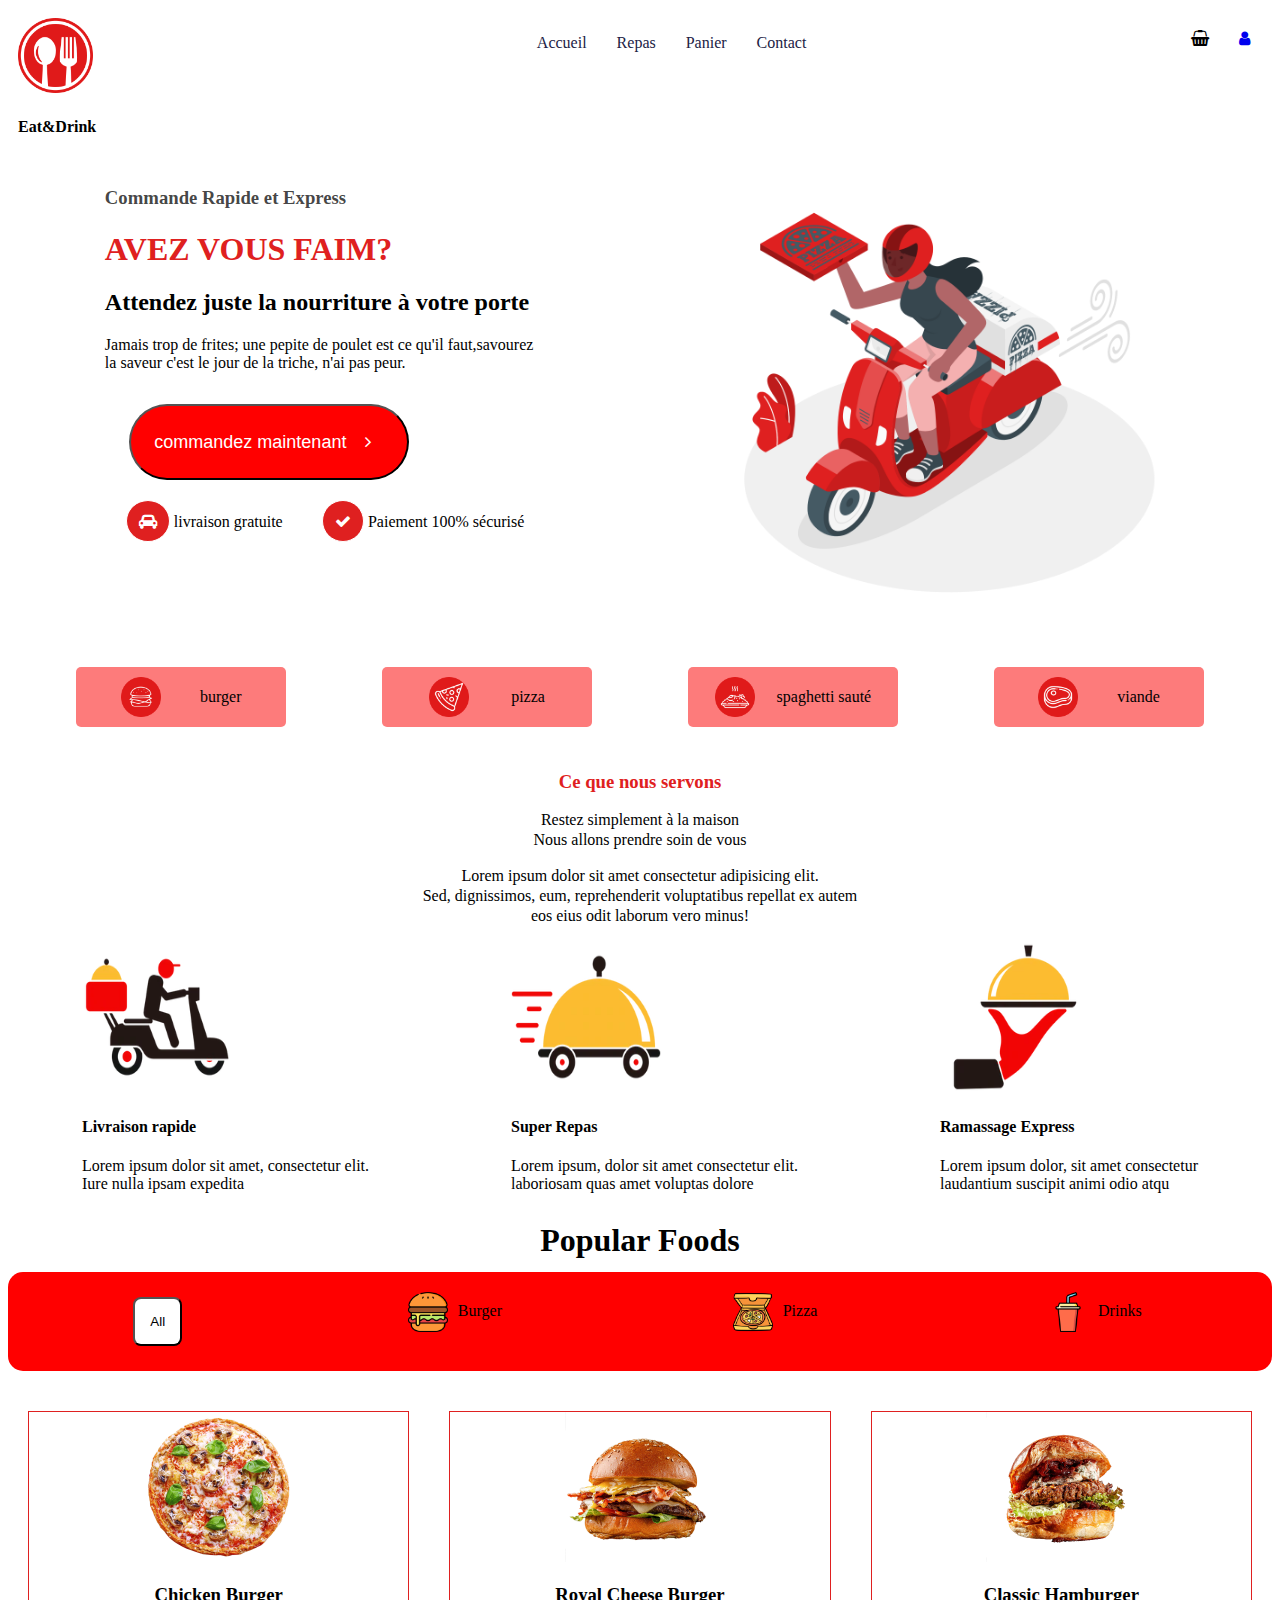
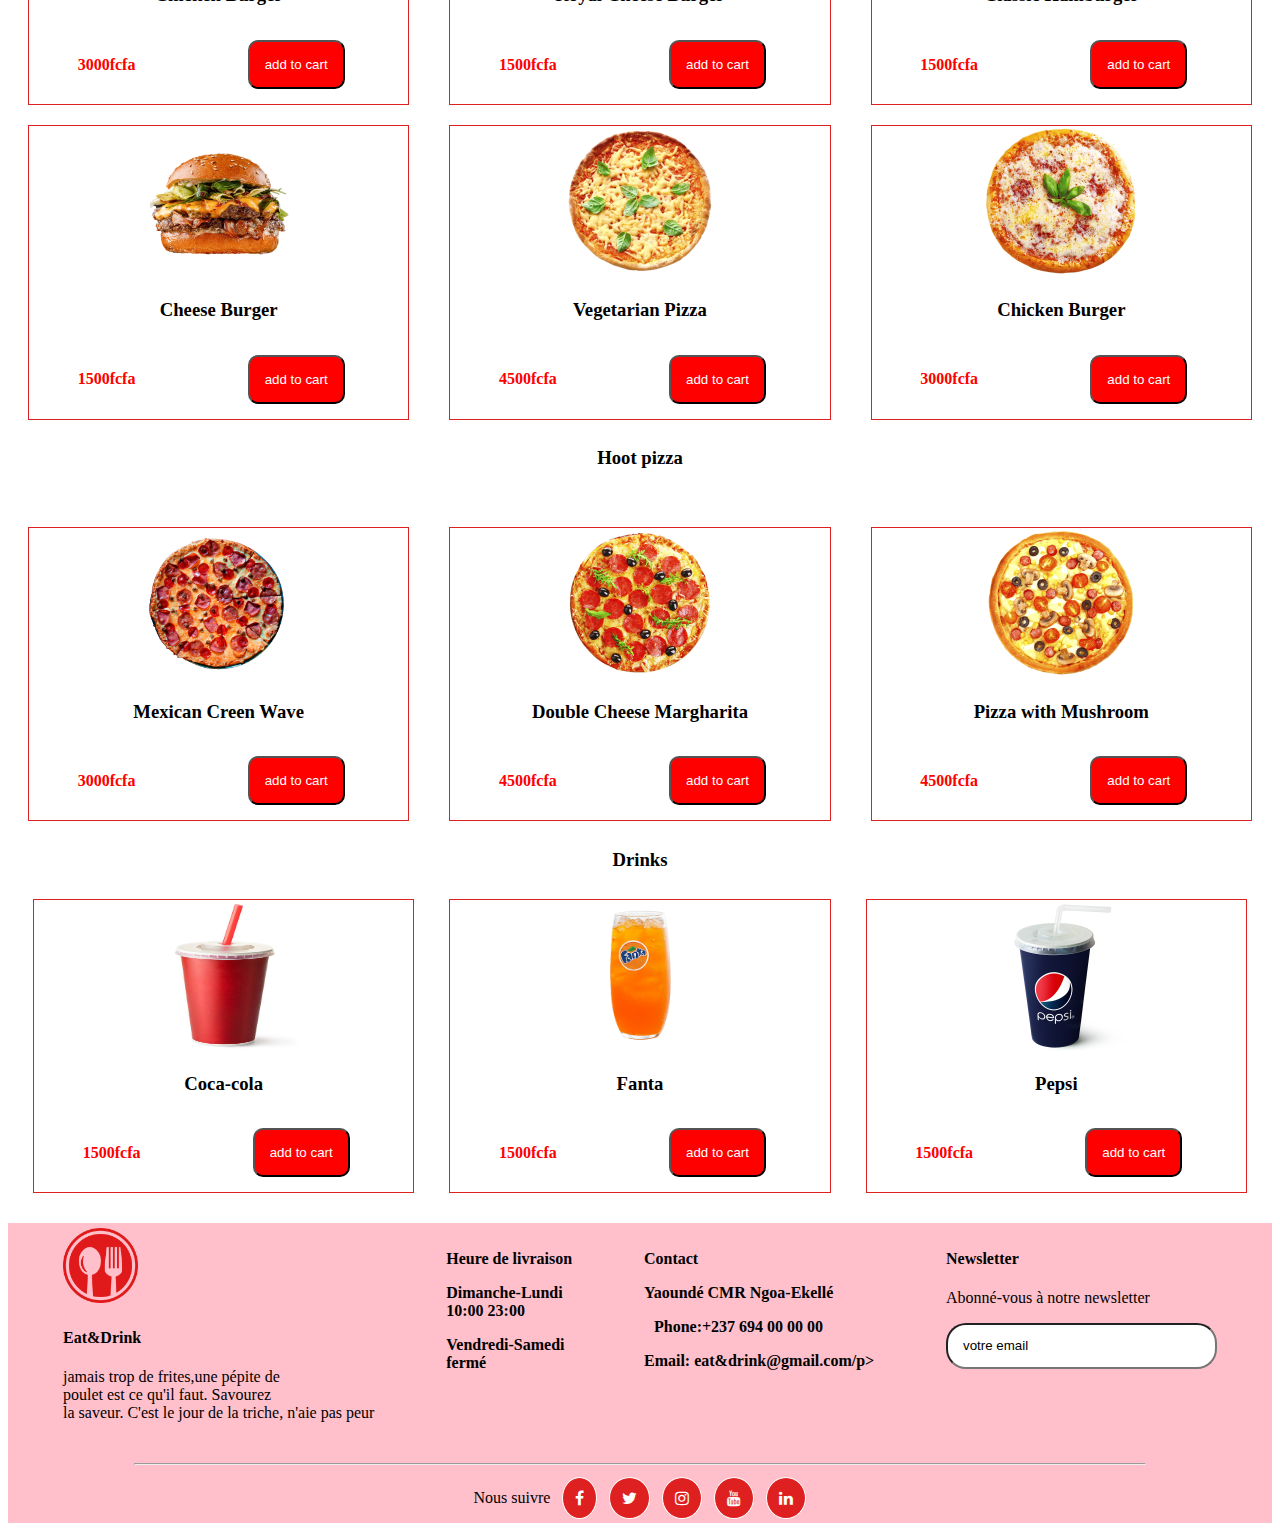
<file: index.html>
<!DOCTYPE html>
<html lang="en">

<head>
  <meta charset="UTF-8">
  <meta http-equiv="X-UA-Compatible" content="IE=edge">
  <meta name="viewport" content="width=device-width, initial-scale=1.0">
  <title>EAT&DRINK</title>
  <link rel="stylesheet" href="style.css">
  <link rel="stylesheet" href="font-awesome-4.7.0/css/font-awesome.min.css">
</head>

<body>
  <nav class="navbar">
    <div id="logo"><img src="asset1/images/res-logo.png" alt="" width="75" height="75">
      <h4> Eat&Drink</h4>
    </div>
      <ul class="items">
        <li><a href="#"> Accueil</a></li>
        <li><a href="./index2.html">Repas</a></li>
        <li><a href="#panier">Panier</a></li>
        <li><a href="#contact">Contact</a></li>
      </ul>

    <div class="icône">
      <i class="fa fa-shopping-basket 2px"></i>
      <a href="./index3.html"><i class="fa fa-user 2px"></i></a>
      <div class="bar"><i class="fa fa-bars 2px"></i></div>
    </div>
  </nav>
  <header>
    <main>
      <div class="hero">
        <div>
          <div  class="thl">
          <h3 class="tchop">Commande Rapide et Express</h3>
          <h1 class="ha">AVEZ VOUS FAIM?</h1>
          <H2 class="lala"> Attendez juste la nourriture à votre porte</H2>
          <p>Jamais trop de frites; une pepite de poulet est ce qu'il faut,savourez <br> la saveur c'est le jour de la
            triche,
            n'ai pas peur.</p>
            </div>
        <div class="command">
           <button id="but">commandez maintenant <i class="fa fa-angle-right fa-1x"></i> </button>
           <div class="livraison">
            <span><i class="fa fa-car"></i> livraison gratuite</span>
            <span><i class="fa fa-check"></i> Paiement 100% sécurisé</span>
           </div>
          </div>
      </div>
        <div>
          <img src="asset1/images/hero.png" alt="" width="450" height="450">
        </div>
      </div>
      
      <section >
        <div class="section">
          <div class="section1"><img src="asset1/images/category-01.png" alt="" width="40" height="40">burger </div>
          <div class="section1"><img src="asset1/images/category-02.png" alt="" width="40" height="40">pizza </div>
          <div class="section1" ><img src="asset1/images/category-03.png" alt="" width="40" height="40">spaghetti sauté</div>
          <div class="section1"><img src="asset1/images/category-04.png" alt="" width="40" height="40">viande</div>

        </div>
      </section>
      <div class="ho">
        <h3 class="ha">Ce que nous servons</h3>
        <p> Restez simplement à la maison <br> Nous allons prendre soin de vous
        </p>
          Lorem ipsum dolor sit amet consectetur adipisicing elit. <br> Sed, dignissimos, eum, reprehenderit voluptatibus
          repellat ex autem <br>
          eos eius odit laborum vero minus!
        </p>
      </div>
      <div class="services">
        <div><img src="asset1/images/service-01.png" alt="" width="150" height="150">
          <h4>Livraison rapide</h4>
          <p>Lorem ipsum dolor sit amet, consectetur  elit. <br> Iure nulla ipsam expedita</p>
        </div>
        <div><img src="asset1/images/service-02.png" alt="" width="150" height="150">
          <h4>Super Repas</h4>
          <p>Lorem ipsum, dolor sit amet consectetur  elit. <br> laboriosam quas amet voluptas dolore</p>
        </div>
        <div><img src="asset1/images/service-03.png" alt="" width="150" height="150">
          <h4>Ramassage Express</h4>
          <p>Lorem ipsum dolor, sit amet consectetur <br> laudantium suscipit animi odio atqu</p>
        </div>
      </div>
  </header>
  <main>
    <h1 class="ho">Popular Foods</h1>
    <div class="barre">
      <div><button class="button1">All</button></div>
      <div class="repas"><img src="asset1/images/hamburger.png" alt=""width="40"height="40"> <p class="var">Burger</p></div>
      <div class="repas"><img src="asset1/images/pizza.png" alt=""width="40"height="40"><p class="var">Pizza</p></div>
      <div class="repas"><img src="asset1/images/soda (1).png" alt=""width="40"height="40"><p class="var">Drinks</p></div>
    </div>
    <div class="ligne">
    <div class="ligne1">
      <div class="menu">
        <img src="asset1/images/product_2.3.jpg" alt="" width="150" height="150">
        <h3>Chicken Burger </h3>
        <div class="paye">
          <h4 class="prix">3000fcfa</h4>
          <button type="submit"> add to cart</button>
        </div>
      </div>
      <div class="menu">
        <img src="asset1/images/product_01.1.jpg" alt="" width="150" height="150">
        <h3>Royal Cheese Burger </h3>
        <div class="paye">
          <h4 class="prix">1500fcfa</h4>
          <button type="submit"> add to cart</button>
        </div>
      </div>
      <div class="menu">
        <img src="asset1/images/product_01.3.jpg" alt="" width="150" height="150">
        <h3>Classic Hamburger</h3>
        <div class="paye">
          <h4 class="prix">1500fcfa</h4>
          <button type="submit"> add to cart</button>
        </div>
      </div>
  
      <div class="menu"><img src="asset1/images/product_01.jpg" alt="" width="150" height="150">
        <h3>Cheese Burger </h3>
        <div class="paye">
          <h4 class="prix">1500fcfa</h4>
          <button type="submit"> add to cart</button>
          </div>
        </div>
      <div class="menu"><img src="asset1/images/product_2.1.jpg" alt="" width="150" height="150">
        <h3>Vegetarian Pizza </h3> 
      <div class="paye">
        <h4 class="prix">4500fcfa</h4>
        <button type="submit"> add to cart</button>
      </div>
    </div>
      <div class="menu"><img src="asset1/images/product_2.2.jpg" alt="" width="150" height="150">
        <h3>Chicken Burger </h3>
      <div class="paye">
        <h4 class="prix">3000fcfa</h4>
        <button type="submit"> add to cart</button>
      </div>
    </div>
    </div>
    <h3 class="ho"> Hoot pizza</h3>
    <div class="ligne1">
      <div class="menu"><img src="asset1/images/product_4.3.png" alt="" width="150" height="150">
        <h3>Mexican Creen Wave</h3> 
      <div class="paye" >
        <h4 class="prix">3000fcfa</h4>
        <button type="submit"> add to cart</button>
      </div>
      </div>
        <div class="menu"><img src="asset1/images/product_3.1.jpg" alt="" width="150" height="150">
      <h3>Double Cheese Margharita </h3>
      <div class="paye">
        <h4 class="prix">4500fcfa</h4>
        <button type="submit"> add to cart</button>
      </div>
    </div>
      <div class="menu"><img src="asset1/images/product_4.2.jpg" alt="" width="150" height="150">
        <h3>Pizza with Mushroom </h3>
      <div class="paye">
        <h4 class="prix">4500fcfa</h4>
        <button type="submit"> add to cart</button>
      </div></div>
    </div>
    <h3 class="ho">Drinks</h3>
    <div class="paye">
    </div>
    <div class="drink">
      <div class="menu"><img src="asset1/images/drinks1.jpg" alt="" width="150" height="150">
        <h3>Coca-cola</h3>
        <div class="paye">
        <h4 class="prix">1500fcfa</h4>
        <button type="submit"> add to cart</button>
      </div>
      </div>

      <div class="menu">
        <img src="asset1/images/fanta.png" alt="" width="150" height="150">
      <h3>Fanta</h3>
      <div class="paye">
      <h4 class="prix">1500fcfa</h4>
      <button type="submit"> add to cart</button>
    </div> </div>
      <div class="menu"><img src="asset1/images/Pepsi.jpg" alt="" width="150" height="150">
        <h3>Pepsi</h3>
        <div class="paye">
        <h4 class="prix">1500fcfa</h4>
        <button type="submit"> add to cart</button>
      </div></div>
    </div>
    </div>
  </main>

  <footer>
      <div class="pied">
        <div id="logo"><img src="asset1/images/res-logo.png" alt="" width="75" height="75">
          <h4> Eat&Drink</h4>
          <p>jamais trop de frites,une pépite de <br>
             poulet est ce qu'il faut. Savourez <br> la saveur. C'est le jour de la triche, n'aie pas peur</p>
        </div>
        <div>
      <h4 > Heure de livraison <p> Dimanche-Lundi <br> 10:00 23:00 </p>  <p> Vendredi-Samedi <br>fermé</h4>
        </div>
        <div>
          <h4> Contact <p> Yaoundé CMR Ngoa-Ekellé <p id="v">Phone:+237 694 00 00 00 <p> Email: eat&drink@gmail.com/p></h4>
        </div>
        <div>
        <h4>Newsletter </h4> 
        <p> Abonné-vous à notre newsletter </p>
        <div> 
          <form method="post" action="letter.php">
            <input type="email" value="votre email" id="email">
          </form>

        </div>
      </div>
    </div>
    
    <div>
      <div class="lignefin"><hr></div>
      <div class="appli" >
      <p>Nous suivre</p>
        <span><i class="fa fa-facebook"></i></span>
      <span> <i class="fa fa-twitter"></i></span>
        <span><i class="fa fa-instagram"></i></span>
        <span><i class="fa fa-youtube"></i></span>
        <span><i class="fa fa-linkedin"></i></span>
        </div>
        </div>

  </footer>

</body>

</html>
</file>
<file: style.css>
.navbar {
    display: flex;
    justify-content: space-between;
    padding: 10px;
}

.items {
    display: flex;
    justify-content: space-between;
}
.navbar ul li a{
    text-decoration: none;
    color:#212245;
}
.navbar ul li a:hover{
    color:#df2020;
}
ul li {
    margin-left: 30px;
    list-style: none;
}
.bar{
    display: none;
}
.thl{
    padding: 1px;
    text-align: justify;
}
.tchop {
 color: rgba(0, 0, 0, 0.74)
}

.ha {
    color: #df2020;
    
}

.lala {
    color: black;
    
}
.hero {
    display: flex;
    justify-content:space-around;
    
}

#but {
    background-color: red;
    color: white;
    border-radius: 250px;
    margin-top: 5px;
    margin-bottom: 20px;
    width: 280px;
    font-size: large;
}
#but:hover{
    background-color: #212245;
}
.command{
    display: flex;
    flex-direction: column;
    padding: 10px;
}

.ho{
    text-align: center;
    line-height: 20px;
}

.section {
    display: flex;
    justify-content: space-around;
    margin: 20px;    
}

.section1 {
    width: 200px;
    height: 40px;
    border: 5px;
    background-color: #fd7b7b;
    border-radius: 5px;
    display: flex;
    justify-content: space-evenly;
    align-items: center;
    margin: 25px;
    padding: 10px 5px;
}
.section1:hover {
    transition: 1s ease-in-out;
    border: none;
    transform: translateY(-20px);
    box-shadow: rgba(50, 50, 93, 0.25) 0px 30px 60px -12px,
        rgba(0, 0, 0, 0.3) 0px 18px 36px -18px;
}
.services {
    display: flex;
    justify-content: space-around;
    margin: 3px;
    border-radius: 10px;
}
.barre{
    display: flex;
    justify-content: space-around;
    border-radius: 15px;
    background-color: red;
    padding: 10px;
}
.repas {
    display: flex;
    justify-content: center;
    padding: 5px;
    margin: 5px;
    

}
.var {
    display: flex;
    justify-content: space-around;
    padding: 5px;
    margin: 5px;

}
button{
    background-color: red;
    color: white;
    padding: 15px;
    margin: 15px;
    
}
.button1{

    background-color: white;
    color: black;
    border-radius: 8px;
}


.ligne1{
    display: flex;
    justify-content: space-around;
    padding-top: 30px;
    flex-wrap: wrap;
    
   
}
.paye{
    display: flex;
    justify-content: space-around;
    align-items: center;
    }
 .paye button{
     border-radius: 10px;

    }

.drink {
    display: flex;
    justify-content: space-evenly;
    align-items: center;
        
}
.menu{
    text-align: center;
        border-top: 1px groove #df2020;
        border-left: 1px groove#df2020;
        border-right: 1px groove #df2020;
        border-bottom: 1px groove #df2020;
        margin: 10px;
        width: 30%
}
.livraison{
    display: flex;
    justify-content: space-between;
    align-items: center;
}
.prix{
    color: red;
}
.ligne .ligne1 .menu{
    align-items: center;
    text-align: center;
    border-top: 1px groove #df2020;
    border-left: 1px groove#df2020;
    border-right: 1px groove #df2020;
    border-bottom: 1px groove #df2020;
    margin: 10px;
    width: 30%;
}

.menu img:hover {
    transition: 1s ease-in-out;
    border: none;
    transform: translateY(-20px);
    
}

footer {
    background-color: pink;
}
.pied{
    display: flex;
        justify-content: space-between;
        padding: 5px;
        margin: 20px 50px 20px 50px;
        

}
#v{ margin-left: 10px;}

.appli{
display: flex;
justify-content: center;
align-items: center;
}

span i{
    margin-left: 12px;
    border: 1px solid;
    padding: 12px;
    border-radius: 50%;
    color: white;
    background-color: #df2020;
}
i{
    margin-left: 2px;
        padding: 12px;
}
#email{
    width: 250px; height: 40px;
    border-radius: 20px;
    padding-left: 15px;
}
.lignefin{
    width: 80%;
    padding-left: 10%;
}



@media(max-width:768px){
.pied{
    flex-direction: column;
}
.bar{
    display: contents;
}
}
@media(max-width:768px){
    .navbar{
    display: flex;
        justify-content:space-around;
        padding: 3px;
    }
}
@media(max-width: 768px){
    .hero{
        flex-direction: column;
            align-items: center;
            margin-top: 15px;
    }
    .barre{
        margin: 15px;
    }
    .tchop{
        font-size: xx-large;
    }
    .ha{
        font-size: larger;
    
    }
    .lala{
        font-size: large;
    }
}
@media(max-width: 768px) {
    .services {flex-direction: column;
        align-items: center
        
    }
}
@media(max-width: 768px) {
    .section {
        min-width:768px;
       flex-wrap: wrap;
    }
}
@media(max-width:768px) {
   .drink 
   {flex-direction: column;
    align-items: center;

}
}
@media(max-width:768px) {
 .ligne1{
        width: 150%;
        flex-wrap: wrap;

    }
}
</file>
